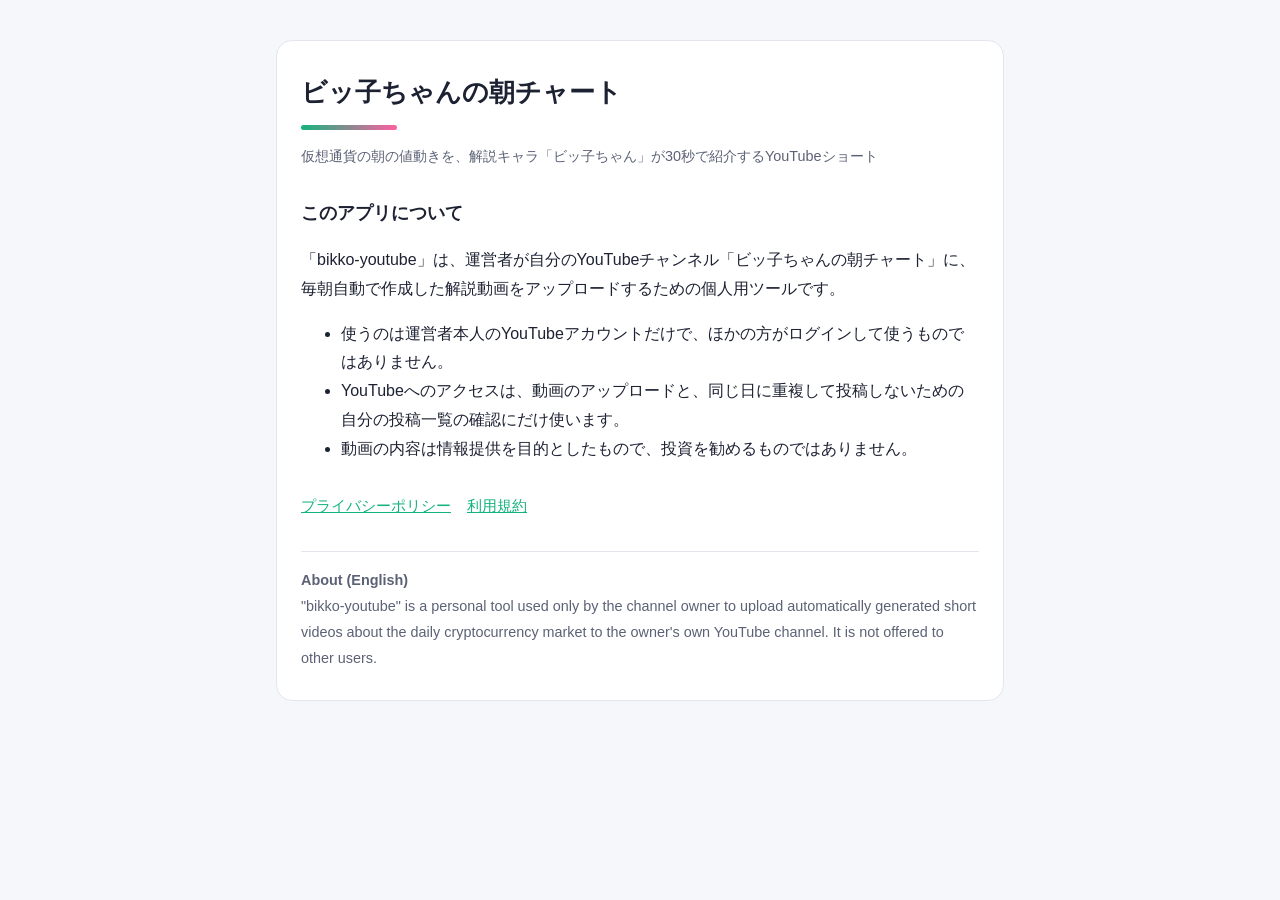
<file: index.html>
<!doctype html>
<html lang="ja">
<head>
<meta charset="utf-8">
<meta name="viewport" content="width=device-width, initial-scale=1">
<title>ビッ子ちゃんの朝チャート</title>
<link rel="stylesheet" href="style.css">
</head>
<body>
<main>
  <div class="card">
    <h1>ビッ子ちゃんの朝チャート</h1>
    <p class="sub">仮想通貨の朝の値動きを、解説キャラ「ビッ子ちゃん」が30秒で紹介するYouTubeショート</p>

    <h2>このアプリについて</h2>
    <p>「bikko-youtube」は、運営者が自分のYouTubeチャンネル「ビッ子ちゃんの朝チャート」に、毎朝自動で作成した解説動画をアップロードするための個人用ツールです。</p>
    <ul>
      <li>使うのは運営者本人のYouTubeアカウントだけで、ほかの方がログインして使うものではありません。</li>
      <li>YouTubeへのアクセスは、動画のアップロードと、同じ日に重複して投稿しないための自分の投稿一覧の確認にだけ使います。</li>
      <li>動画の内容は情報提供を目的としたもので、投資を勧めるものではありません。</li>
    </ul>

    <nav>
      <a href="privacy.html">プライバシーポリシー</a>
      <a href="terms.html">利用規約</a>
    </nav>

    <div class="en">
      <strong>About (English)</strong><br>
      "bikko-youtube" is a personal tool used only by the channel owner to upload automatically generated short videos about the daily cryptocurrency market to the owner's own YouTube channel. It is not offered to other users.
    </div>
  </div>
</main>
</body>
</html>
</file>
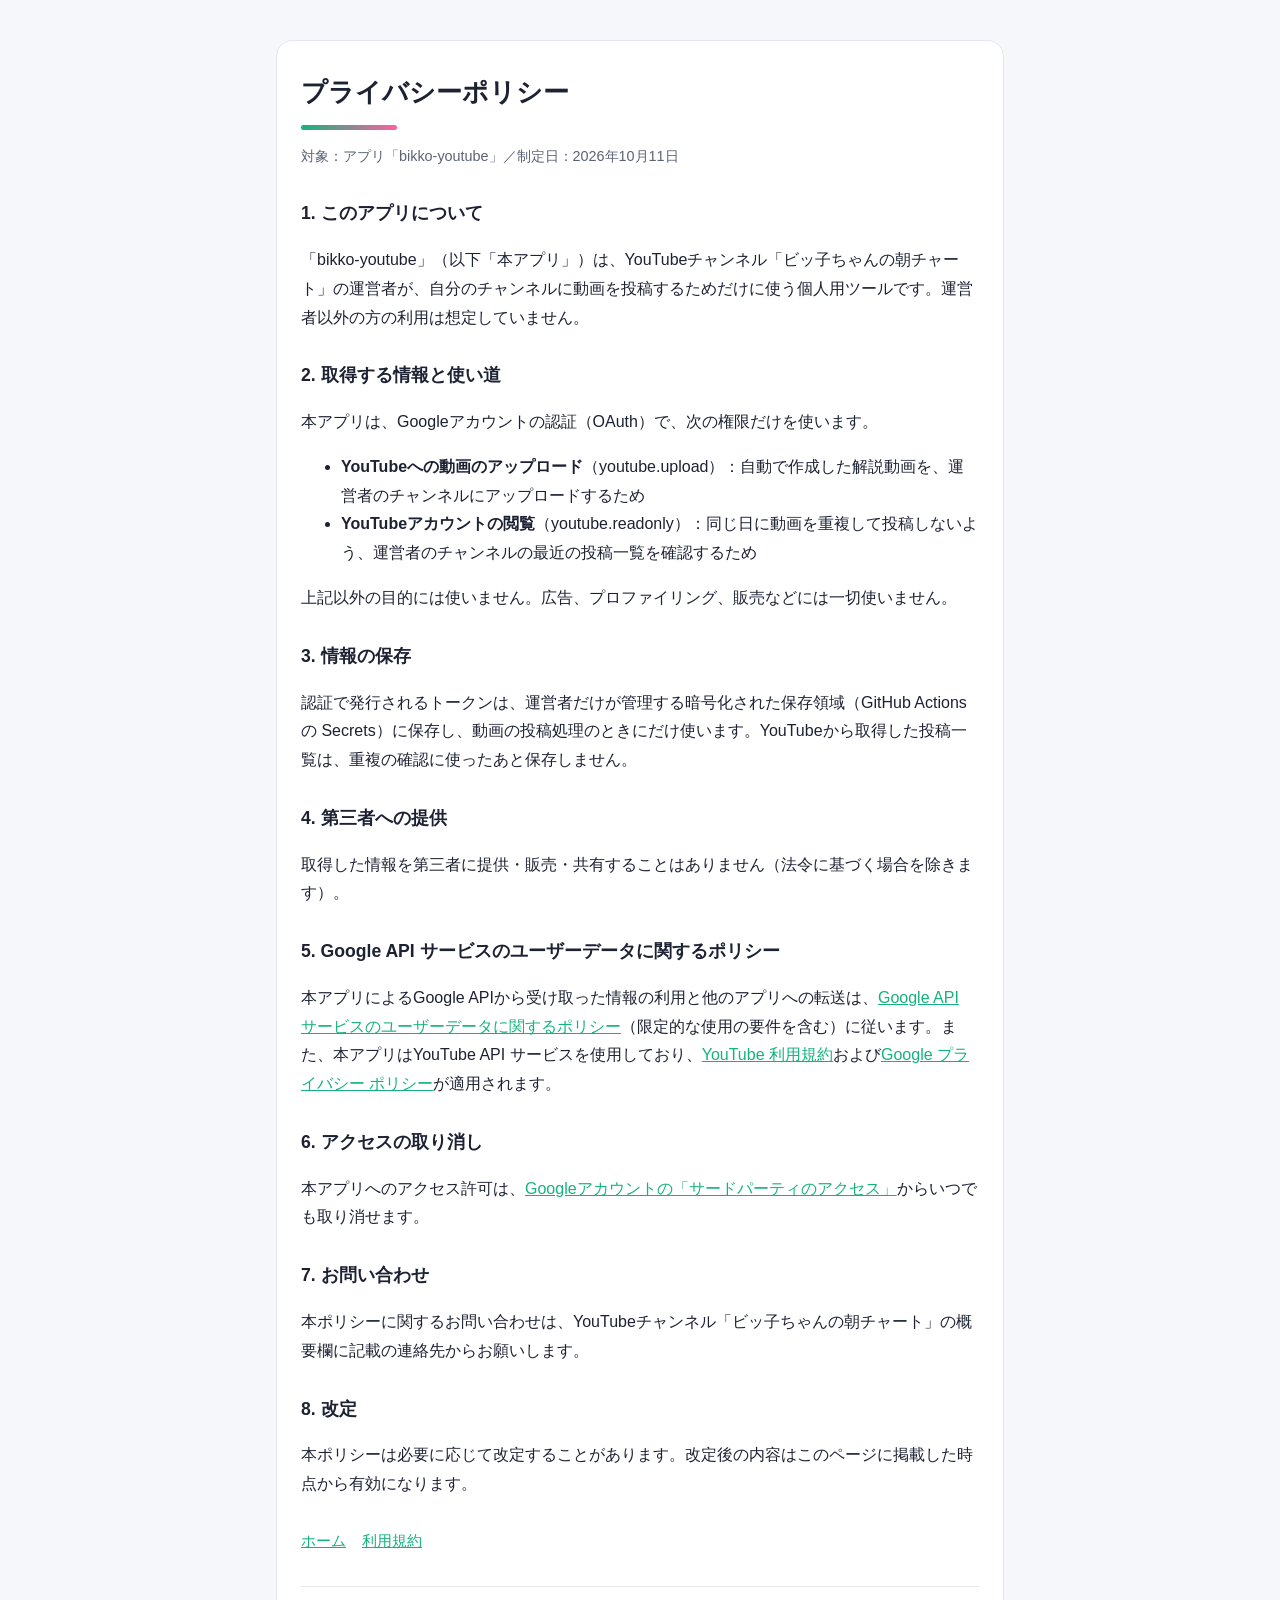
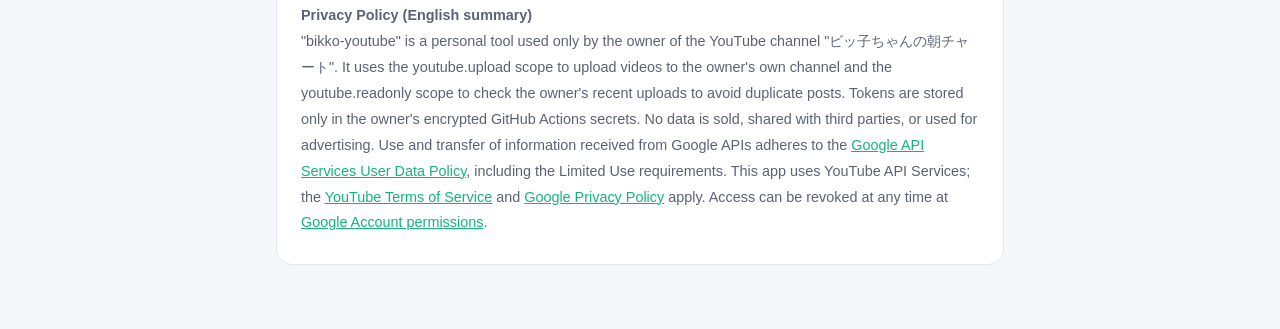
<file: privacy.html>
<!doctype html>
<html lang="ja">
<head>
<meta charset="utf-8">
<meta name="viewport" content="width=device-width, initial-scale=1">
<title>プライバシーポリシー｜ビッ子ちゃんの朝チャート</title>
<link rel="stylesheet" href="style.css">
</head>
<body>
<main>
  <div class="card">
    <h1>プライバシーポリシー</h1>
    <p class="sub">対象：アプリ「bikko-youtube」／制定日：2026年10月11日</p>

    <h2>1. このアプリについて</h2>
    <p>「bikko-youtube」（以下「本アプリ」）は、YouTubeチャンネル「ビッ子ちゃんの朝チャート」の運営者が、自分のチャンネルに動画を投稿するためだけに使う個人用ツールです。運営者以外の方の利用は想定していません。</p>

    <h2>2. 取得する情報と使い道</h2>
    <p>本アプリは、Googleアカウントの認証（OAuth）で、次の権限だけを使います。</p>
    <ul>
      <li><strong>YouTubeへの動画のアップロード</strong>（youtube.upload）：自動で作成した解説動画を、運営者のチャンネルにアップロードするため</li>
      <li><strong>YouTubeアカウントの閲覧</strong>（youtube.readonly）：同じ日に動画を重複して投稿しないよう、運営者のチャンネルの最近の投稿一覧を確認するため</li>
    </ul>
    <p>上記以外の目的には使いません。広告、プロファイリング、販売などには一切使いません。</p>

    <h2>3. 情報の保存</h2>
    <p>認証で発行されるトークンは、運営者だけが管理する暗号化された保存領域（GitHub Actions の Secrets）に保存し、動画の投稿処理のときにだけ使います。YouTubeから取得した投稿一覧は、重複の確認に使ったあと保存しません。</p>

    <h2>4. 第三者への提供</h2>
    <p>取得した情報を第三者に提供・販売・共有することはありません（法令に基づく場合を除きます）。</p>

    <h2>5. Google API サービスのユーザーデータに関するポリシー</h2>
    <p>本アプリによるGoogle APIから受け取った情報の利用と他のアプリへの転送は、<a href="https://developers.google.com/terms/api-services-user-data-policy">Google API サービスのユーザーデータに関するポリシー</a>（限定的な使用の要件を含む）に従います。また、本アプリはYouTube API サービスを使用しており、<a href="https://www.youtube.com/t/terms">YouTube 利用規約</a>および<a href="https://policies.google.com/privacy">Google プライバシー ポリシー</a>が適用されます。</p>

    <h2>6. アクセスの取り消し</h2>
    <p>本アプリへのアクセス許可は、<a href="https://myaccount.google.com/permissions">Googleアカウントの「サードパーティのアクセス」</a>からいつでも取り消せます。</p>

    <h2>7. お問い合わせ</h2>
    <p>本ポリシーに関するお問い合わせは、YouTubeチャンネル「ビッ子ちゃんの朝チャート」の概要欄に記載の連絡先からお願いします。</p>

    <h2>8. 改定</h2>
    <p>本ポリシーは必要に応じて改定することがあります。改定後の内容はこのページに掲載した時点から有効になります。</p>

    <nav><a href="index.html">ホーム</a><a href="terms.html">利用規約</a></nav>

    <div class="en">
      <strong>Privacy Policy (English summary)</strong><br>
      "bikko-youtube" is a personal tool used only by the owner of the YouTube channel "ビッ子ちゃんの朝チャート". It uses the youtube.upload scope to upload videos to the owner's own channel and the youtube.readonly scope to check the owner's recent uploads to avoid duplicate posts. Tokens are stored only in the owner's encrypted GitHub Actions secrets. No data is sold, shared with third parties, or used for advertising. Use and transfer of information received from Google APIs adheres to the <a href="https://developers.google.com/terms/api-services-user-data-policy">Google API Services User Data Policy</a>, including the Limited Use requirements. This app uses YouTube API Services; the <a href="https://www.youtube.com/t/terms">YouTube Terms of Service</a> and <a href="https://policies.google.com/privacy">Google Privacy Policy</a> apply. Access can be revoked at any time at <a href="https://myaccount.google.com/permissions">Google Account permissions</a>.
    </div>
  </div>
</main>
</body>
</html>
</file>
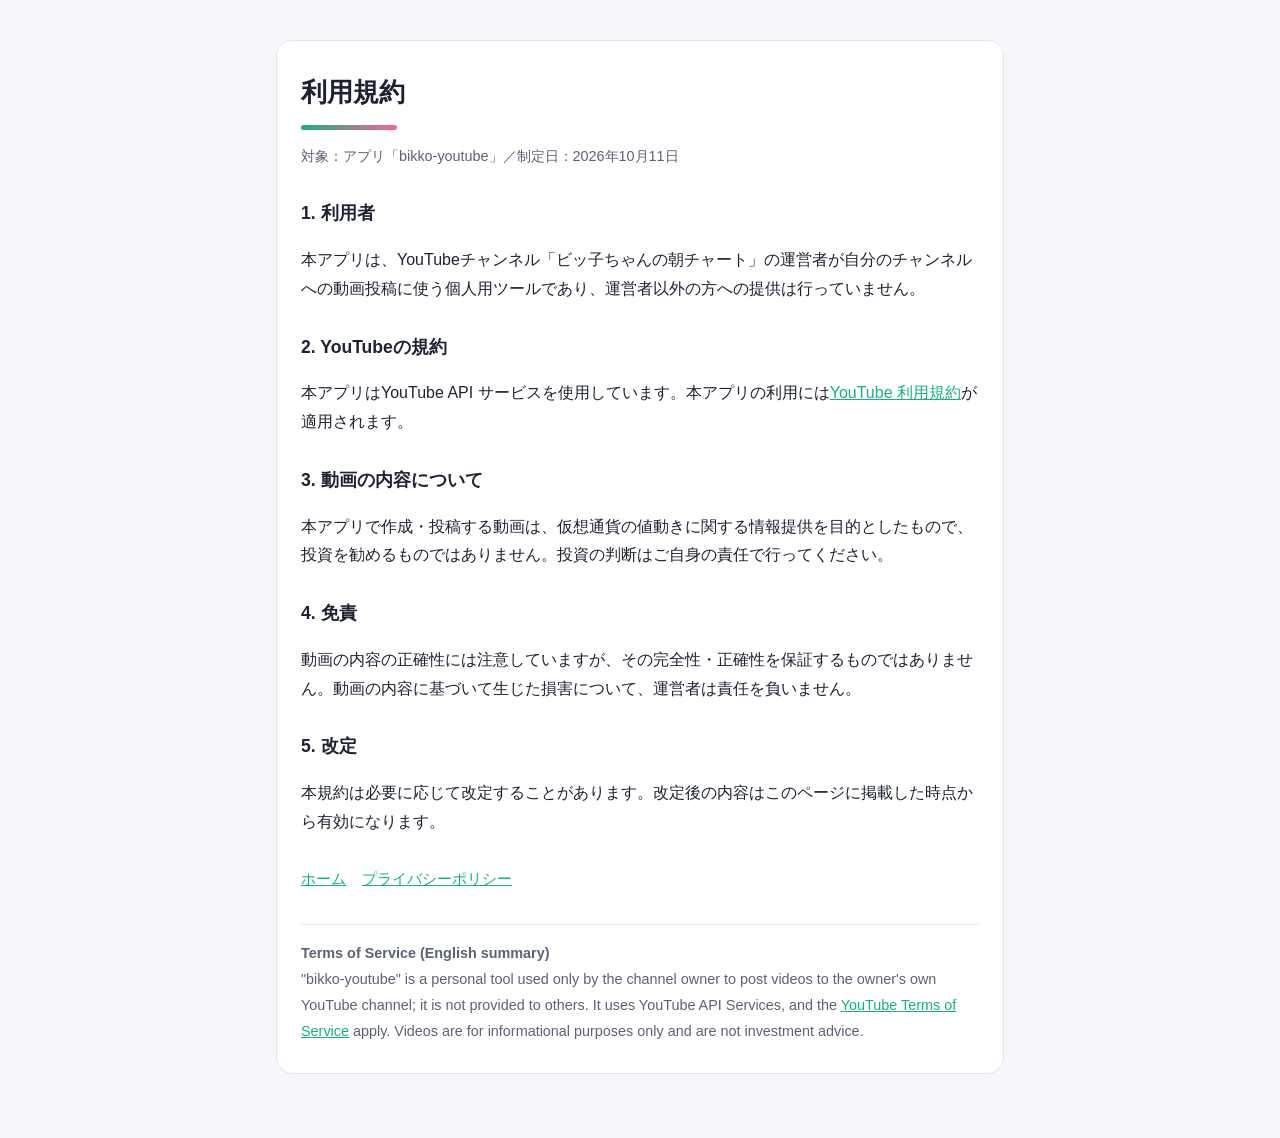
<file: terms.html>
<!doctype html>
<html lang="ja">
<head>
<meta charset="utf-8">
<meta name="viewport" content="width=device-width, initial-scale=1">
<title>利用規約｜ビッ子ちゃんの朝チャート</title>
<link rel="stylesheet" href="style.css">
</head>
<body>
<main>
  <div class="card">
    <h1>利用規約</h1>
    <p class="sub">対象：アプリ「bikko-youtube」／制定日：2026年10月11日</p>

    <h2>1. 利用者</h2>
    <p>本アプリは、YouTubeチャンネル「ビッ子ちゃんの朝チャート」の運営者が自分のチャンネルへの動画投稿に使う個人用ツールであり、運営者以外の方への提供は行っていません。</p>

    <h2>2. YouTubeの規約</h2>
    <p>本アプリはYouTube API サービスを使用しています。本アプリの利用には<a href="https://www.youtube.com/t/terms">YouTube 利用規約</a>が適用されます。</p>

    <h2>3. 動画の内容について</h2>
    <p>本アプリで作成・投稿する動画は、仮想通貨の値動きに関する情報提供を目的としたもので、投資を勧めるものではありません。投資の判断はご自身の責任で行ってください。</p>

    <h2>4. 免責</h2>
    <p>動画の内容の正確性には注意していますが、その完全性・正確性を保証するものではありません。動画の内容に基づいて生じた損害について、運営者は責任を負いません。</p>

    <h2>5. 改定</h2>
    <p>本規約は必要に応じて改定することがあります。改定後の内容はこのページに掲載した時点から有効になります。</p>

    <nav><a href="index.html">ホーム</a><a href="privacy.html">プライバシーポリシー</a></nav>

    <div class="en">
      <strong>Terms of Service (English summary)</strong><br>
      "bikko-youtube" is a personal tool used only by the channel owner to post videos to the owner's own YouTube channel; it is not provided to others. It uses YouTube API Services, and the <a href="https://www.youtube.com/t/terms">YouTube Terms of Service</a> apply. Videos are for informational purposes only and are not investment advice.
    </div>
  </div>
</main>
</body>
</html>
</file>
<file: style.css>
:root { --bg: #f6f7fb; --card: #ffffff; --text: #1d2233; --sub: #5b6275; --green: #14b37d; --pink: #ff5fa2; --line: #e3e6ef; }
@media (prefers-color-scheme: dark) { :root { --bg: #12152a; --card: #1b1f38; --text: #eef0f7; --sub: #a9afc3; --line: #2c3152; } }
* { box-sizing: border-box; }
body { margin: 0; background: var(--bg); color: var(--text); font-family: "Hiragino Sans", "Noto Sans JP", "Yu Gothic", sans-serif; line-height: 1.8; }
main { max-width: 760px; margin: 0 auto; padding: 40px 16px 64px; }
.card { background: var(--card); border: 1px solid var(--line); border-radius: 16px; padding: 28px 24px; }
h1 { font-size: 1.6rem; margin: 0 0 4px; }
h1::after { content: ""; display: block; width: 96px; height: 5px; margin-top: 10px; border-radius: 3px; background: linear-gradient(90deg, var(--green), var(--pink)); }
h2 { font-size: 1.1rem; margin: 28px 0 6px; }
p, li { color: var(--text); }
.sub { color: var(--sub); font-size: .9rem; }
nav { margin-top: 28px; display: flex; gap: 16px; flex-wrap: wrap; font-size: .95rem; }
a { color: var(--green); }
.en { margin-top: 32px; padding-top: 16px; border-top: 1px solid var(--line); color: var(--sub); font-size: .9rem; }
</file>
